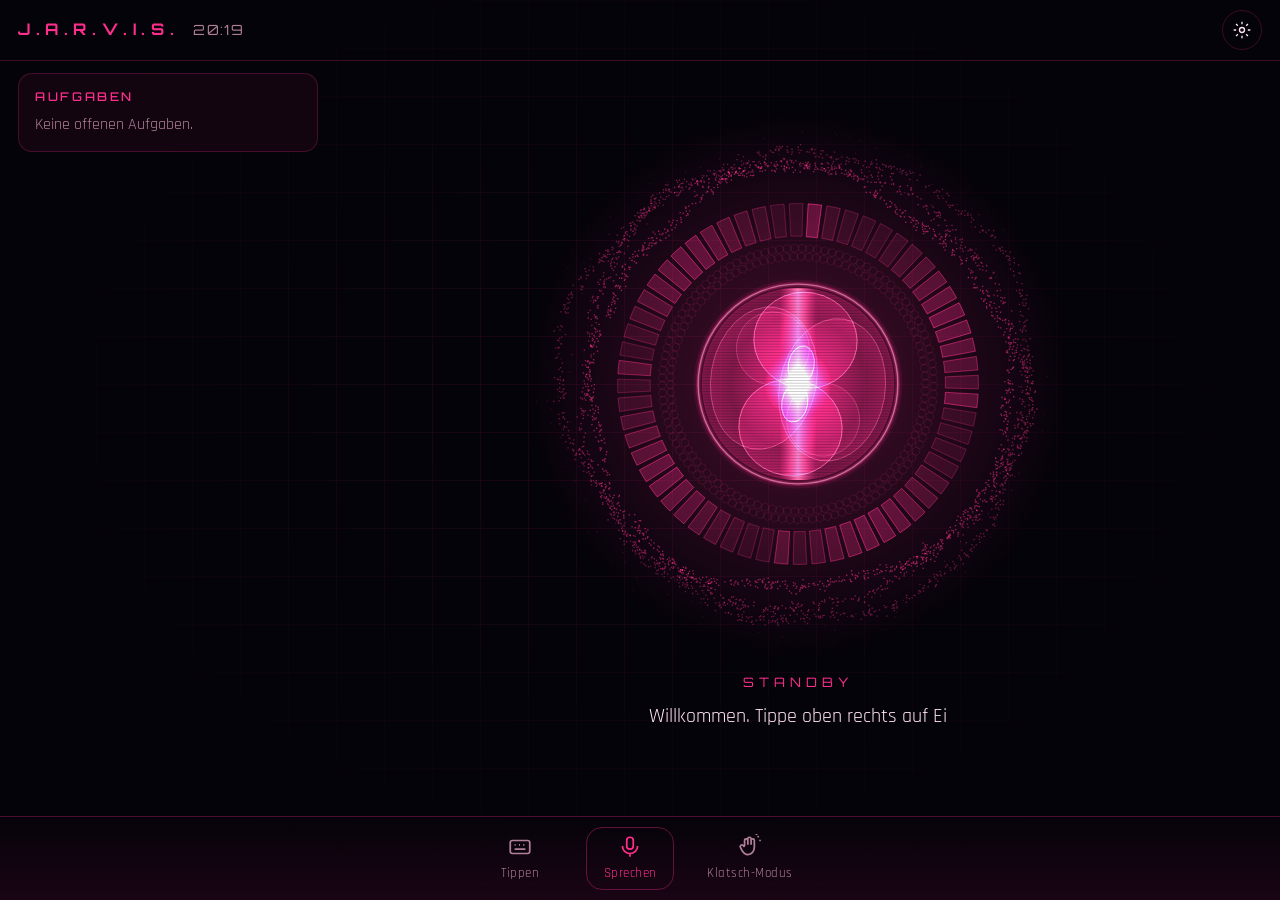
<file: docs/index.html>
<!doctype html>
<html lang="de">
<head>
  <meta charset="utf-8">
  <meta name="viewport" content="width=device-width, initial-scale=1, viewport-fit=cover">
  <title>J.A.R.V.I.S.</title>
  <meta name="apple-mobile-web-app-capable" content="yes">
  <meta name="mobile-web-app-capable" content="yes">
  <meta name="apple-mobile-web-app-status-bar-style" content="black-translucent">
  <meta name="apple-mobile-web-app-title" content="Jarvis">
  <meta name="theme-color" content="#05030a">
  <link rel="apple-touch-icon" href="icon-180.png">
  <link rel="manifest" href="manifest.webmanifest">
  <link rel="preconnect" href="https://fonts.googleapis.com">
  <link rel="preconnect" href="https://fonts.gstatic.com" crossorigin>
  <link href="https://fonts.googleapis.com/css2?family=Orbitron:wght@500;700&family=Rajdhani:wght@400;500;600&display=swap" rel="stylesheet">
  <link rel="stylesheet" href="style.css">
</head>
<body>
  <div class="grid-bg" aria-hidden="true"></div>

  <header class="topbar">
    <span class="brand">J.A.R.V.I.S.</span>
    <span class="clock" id="clock">--:--</span>
    <span class="weather" id="weatherChip"></span>
    <span class="spacer"></span>
    <span class="pill" id="clapPill" hidden>KLATSCH-MODUS</span>
    <button class="icon-btn" id="settingsBtn" aria-label="Einstellungen">
      <svg viewBox="0 0 24 24"><circle cx="12" cy="12" r="3"/><path d="M12 2v3M12 19v3M2 12h3M19 12h3M4.9 4.9 7 7M17 17l2.1 2.1M4.9 19.1 7 17M17 7l2.1-2.1"/></svg>
    </button>
  </header>

  <main class="hud">
    <aside class="side" id="side">
      <section class="panel">
        <h2>Aufgaben <span class="count" id="taskCount"></span></h2>
        <ul id="tasks" class="list"><li class="muted">Noch keine Aufgaben.</li></ul>
      </section>
      <section class="panel" id="chatPanel" hidden>
        <h2>Team-Chat</h2>
        <ul id="chat" class="list"></ul>
      </section>
    </aside>

    <section class="center">
      <button id="reactorBtn" class="reactor-btn" aria-label="Jarvis wecken oder Sprechen stoppen">
        <canvas id="reactor" width="1200" height="1200"></canvas>
      </button>
      <div id="status" class="status">STANDBY</div>
      <div id="caption" class="caption" aria-live="polite"></div>
      <div id="you" class="you"></div>
      <div id="links" class="links"></div>
      <div id="warn" class="warn" hidden></div>
    </section>
  </main>

  <footer class="dock">
    <button class="dock-btn" id="typeBtn" aria-label="Tippen">
      <svg viewBox="0 0 24 24"><rect x="3" y="6" width="18" height="12" rx="2"/><path d="M7 10h1M11 10h1M15 10h1M7 14h10"/></svg>
      <span>Tippen</span>
    </button>
    <button class="dock-btn main" id="micBtn" aria-label="Mikrofon">
      <svg viewBox="0 0 24 24"><rect x="9" y="3" width="6" height="11" rx="3"/><path d="M5 11a7 7 0 0 0 14 0M12 18v3"/></svg>
      <span id="micLabel">Sprechen</span>
    </button>
    <button class="dock-btn" id="clapBtn" aria-label="Klatsch-Modus" aria-pressed="false">
      <svg viewBox="0 0 24 24"><path d="M7 11V6a1.5 1.5 0 0 1 3 0v4M10 10V4.5a1.5 1.5 0 0 1 3 0V10M13 10V6a1.5 1.5 0 0 1 3 0v6c0 4-2.5 7-6 7-2.5 0-4-1.5-5.5-4L3 12a1.5 1.5 0 0 1 2.5-1.5L7 12"/><path d="M19 3l1-1M20.5 6H22M18 1V0"/></svg>
      <span>Klatsch-Modus</span>
    </button>
  </footer>

  <form id="typeForm" class="type-form" autocomplete="off" hidden>
    <input id="typeInput" enterkeyhint="send" placeholder="Nachricht an Jarvis …">
    <button type="submit">Senden</button>
  </form>

  <!-- großer Hinweis, wenn Safari den Ton blockiert -->
  <button id="unlock" class="unlock" hidden>
    <span class="unlock-ring"></span>
    <span class="unlock-text">Tippen, um Jarvis zu hören</span>
  </button>

  <!-- Einstellungen -->
  <div class="sheet" id="sheet" hidden>
    <div class="sheet-inner">
      <header class="sheet-head">
        <h2>Einstellungen</h2>
        <button class="icon-btn" id="closeSettings" aria-label="Schließen">✕</button>
      </header>

      <section class="group">
        <h3>Du</h3>
        <label>Name <input id="cfgName" placeholder="z. B. Olivia"></label>
        <label>Anrede <input id="cfgSalutation" placeholder="z. B. Sir oder Ma'am"></label>
        <label>Stadt fürs Wetter <input id="cfgCity" placeholder="Bad Kissingen"></label>
        <label>Über dich (1–2 Sätze) <textarea id="cfgAbout" rows="2"></textarea></label>
      </section>

      <section class="group">
        <h3>Gehirn &amp; Stimme</h3>
        <label>Anthropic-API-Key <input id="cfgAnthropic" type="password" autocomplete="off" placeholder="sk-ant-…"></label>
        <label>Modell <input id="cfgModel" placeholder="claude-haiku-5-5"></label>
        <label>ElevenLabs-API-Key <span class="opt">(leer = iPad-Stimme)</span> <input id="cfgEleven" type="password" autocomplete="off"></label>
        <label>ElevenLabs-Voice-ID <input id="cfgVoice" placeholder="JBFqnCBsd6RMkjVDRZzb"></label>
        <p class="note">Die Schlüssel bleiben nur auf diesem iPad gespeichert, nicht im Repo.</p>
      </section>

      <section class="group">
        <h3>Team-Cockpit <span class="opt">(optional)</span></h3>
        <label>Supabase-URL <input id="cfgSbUrl" placeholder="https://….supabase.co"></label>
        <label>Anon-Key <input id="cfgSbKey" type="password" autocomplete="off"></label>
        <label>Team-Code <input id="cfgSbCode" type="password" autocomplete="off"></label>
        <label>Wer bist du im Cockpit <input id="cfgSbWho" placeholder="olivia"></label>
      </section>

      <section class="group">
        <h3>Klatsch-Modus</h3>
        <label>Schwelle <output id="thrOut">0,35</output>
          <input id="cfgThreshold" type="range" min="0.05" max="0.9" step="0.01" value="0.35">
        </label>
        <div class="meter" aria-label="Pegelanzeige">
          <div class="meter-fill" id="meterFill"></div>
          <div class="meter-thr" id="meterThr"></div>
        </div>
        <div class="meter-row">
          <button type="button" class="btn" id="meterBtn">Pegel testen</button>
          <span id="meterInfo" class="note">Spitze: –</span>
        </div>
        <p class="note">Tippe auf „Pegel testen“ und klatsche ein paarmal. Stell die Schwelle etwa auf die Hälfte eines Klatschers, aber deutlich über die Raumgeräusche.</p>
      </section>

      <section class="group">
        <h3>Siri-Kurzbefehl</h3>
        <p class="note">In der Kurzbefehle-App: Aktion „URL öffnen“ mit diesem Link:</p>
        <div class="copyrow"><code id="shortcutUrl"></code><button type="button" class="btn" id="copyUrl">Kopieren</button></div>
      </section>

      <section class="group">
        <h3>Einstellungen übertragen</h3>
        <p class="note">Safari und das Home-Bildschirm-Icon speichern getrennt. Hier kopierst du alles als Code und fügst ihn auf der anderen Seite ein.</p>
        <div class="meter-row">
          <button type="button" class="btn" id="exportBtn">Als Code kopieren</button>
          <button type="button" class="btn" id="importBtn">Code einfügen</button>
        </div>
        <textarea id="importText" rows="2" placeholder="Code hier einfügen …" hidden></textarea>
      </section>

      <div class="sheet-actions">
        <button type="button" class="btn primary" id="saveSettings">Speichern</button>
      </div>
    </div>
  </div>

  <div id="toast" class="toast" hidden></div>

  <script src="clap.js"></script>
  <script src="app.js"></script>
</body>
</html>
</file>
<file: docs/style.css>
/* Jarvis fürs iPad – gleiche Optik wie die PC-Version (pinker Orb), angepasst an Touch und Ständer. */
:root {
  --bg: #05030a;
  --panel: rgba(30, 8, 22, 0.62);
  --line: rgba(255, 46, 140, 0.22);
  --text: #ffe4f1;
  --muted: #b07f98;
  --accent: rgb(255, 46, 140);
  --accent-soft: rgba(255, 46, 140, 0.35);
  --warn: #ffb35c;
  --display: "Orbitron", "Avenir Next Condensed", system-ui, sans-serif;
  --body: "Rajdhani", -apple-system, system-ui, sans-serif;
  color-scheme: dark;
}
* { box-sizing: border-box; }
[hidden] { display: none !important; }
html, body { height: 100%; margin: 0; }
body {
  background: var(--bg); color: var(--text); font: 17px/1.45 var(--body); overflow: hidden;
  display: grid; grid-template-rows: auto minmax(0, 1fr) auto;
  padding-top: env(safe-area-inset-top, 0px);
  -webkit-tap-highlight-color: transparent; -webkit-user-select: none; user-select: none;
}
button, input, textarea { font: inherit; color: inherit; }
button { cursor: pointer; }
:focus-visible { outline: 2px solid var(--accent); outline-offset: 2px; }
.grid-bg { position: fixed; inset: 0; pointer-events: none; opacity: .35;
  background-image: linear-gradient(var(--line) 1px, transparent 1px), linear-gradient(90deg, var(--line) 1px, transparent 1px);
  background-size: 48px 48px; mask-image: radial-gradient(ellipse at 50% 45%, #000 20%, transparent 75%);
  -webkit-mask-image: radial-gradient(ellipse at 50% 45%, #000 20%, transparent 75%); }

/* Kopfzeile */
.topbar { position: relative; display: flex; align-items: center; gap: 14px; padding-block: 10px;
  padding-left: max(18px, env(safe-area-inset-left, 0px)); padding-right: max(18px, env(safe-area-inset-right, 0px));
  border-bottom: 1px solid var(--line); }
.brand { font-family: var(--display); font-weight: 700; letter-spacing: .35em; color: var(--accent); font-size: 16px; }
.clock { font-family: var(--display); font-size: 14px; color: var(--muted); letter-spacing: .1em; font-variant-numeric: tabular-nums; }
.weather { color: var(--muted); font-size: 15px; white-space: nowrap; overflow: hidden; text-overflow: ellipsis; }
.spacer { flex: 1; }
.pill { font-family: var(--display); font-size: 11px; letter-spacing: .18em; padding: 5px 10px; border-radius: 12px;
  border: 1px solid var(--accent); color: var(--accent); animation: pulse 2.4s ease-in-out infinite; }
@keyframes pulse { 50% { opacity: .45; } }
.icon-btn { width: 40px; height: 40px; border-radius: 50%; border: 1px solid var(--line); background: transparent; display: grid; place-items: center; color: var(--text); }
.icon-btn svg { width: 20px; height: 20px; stroke: currentColor; fill: none; stroke-width: 1.6; }

/* Hauptbereich */
.hud { position: relative; min-height: 0; display: grid; grid-template-columns: minmax(0, 300px) minmax(0, 1fr); gap: 16px;
  padding-block: 12px; padding-left: max(18px, env(safe-area-inset-left, 0px)); padding-right: max(18px, env(safe-area-inset-right, 0px)); }
.side { min-height: 0; overflow-y: auto; display: flex; flex-direction: column; gap: 14px; }
.panel { background: var(--panel); border: 1px solid var(--line); border-radius: 14px; padding: 14px 16px; }
.panel h2 { margin: 0 0 8px; font-family: var(--display); font-size: 12px; letter-spacing: .22em; text-transform: uppercase; color: var(--accent); font-weight: 500; }
.count { color: var(--muted); }
.list { list-style: none; margin: 0; padding: 0; display: flex; flex-direction: column; gap: 8px; font-size: 16px; }
.list li { display: flex; gap: 8px; align-items: baseline; min-width: 0; overflow-wrap: anywhere; }
.list .tag { flex: none; font-size: 12px; color: var(--muted); }
.list .late { color: var(--warn); }
.muted { color: var(--muted); }

.center { min-height: 0; min-width: 0; display: flex; flex-direction: column; align-items: center; justify-content: center; gap: 10px; text-align: center; }
.reactor-btn { border: 0; padding: 0; background: none; border-radius: 50%; width: min(100%, 62vh, 620px); aspect-ratio: 1; max-width: 100%; flex: none; }
.reactor-btn canvas { width: 100%; height: 100%; display: block; }
.status { font-family: var(--display); letter-spacing: .38em; font-size: 13px; color: var(--accent); }
.caption { max-width: 60ch; font-size: 20px; line-height: 1.45; min-height: 1.45em; text-wrap: pretty; }
.you { color: var(--muted); font-size: 15px; max-width: 60ch; min-height: 1.4em; }
.links { display: flex; flex-wrap: wrap; gap: 10px; justify-content: center; }
.links a { padding: 9px 16px; border-radius: 20px; border: 1px solid var(--accent); color: var(--accent); text-decoration: none; font-weight: 600; }
.warn { color: var(--warn); font-size: 15px; max-width: 60ch; }

/* Dock */
.dock { display: flex; justify-content: center; gap: 22px; padding-block: 10px calc(10px + env(safe-area-inset-bottom, 0px));
  padding-left: max(18px, env(safe-area-inset-left, 0px)); padding-right: max(18px, env(safe-area-inset-right, 0px));
  border-top: 1px solid var(--line); background: linear-gradient(transparent, rgba(40, 6, 26, .6)); }
.dock-btn { display: flex; flex-direction: column; align-items: center; gap: 4px; min-width: 88px; padding: 6px 10px; border-radius: 16px;
  border: 1px solid transparent; background: transparent; color: var(--muted); font-size: 13px; letter-spacing: .04em; }
.dock-btn svg { width: 26px; height: 26px; stroke: currentColor; fill: none; stroke-width: 1.6; }
.dock-btn.main { color: var(--accent); border-color: var(--accent-soft); }
.dock-btn.on { color: var(--accent); border-color: var(--accent); background: rgba(255, 46, 140, .1); }

.type-form { position: fixed; z-index: 8; left: 50%; transform: translateX(-50%); bottom: calc(96px + env(safe-area-inset-bottom, 0px));
  width: min(640px, calc(100% - 32px)); display: flex; gap: 10px; }
.type-form input { flex: 1; min-width: 0; height: 50px; border-radius: 25px; border: 1px solid var(--accent-soft); background: #120611; padding: 0 18px; font-size: 18px; }
.type-form button { height: 50px; padding: 0 20px; border-radius: 25px; border: 1px solid var(--accent); background: var(--accent); color: #12030b; font-weight: 600; }

/* großer Tipp-Hinweis */
.unlock { position: fixed; inset: 0; z-index: 30; border: 0; background: rgba(5, 3, 10, .82); display: flex; flex-direction: column;
  align-items: center; justify-content: center; gap: 28px; color: var(--accent); }
.unlock-ring { width: 160px; height: 160px; border-radius: 50%; border: 3px solid var(--accent); box-shadow: 0 0 60px var(--accent-soft), inset 0 0 40px var(--accent-soft);
  animation: pulse 1.6s ease-in-out infinite; }
.unlock-text { font-family: var(--display); font-size: clamp(20px, 3.4vw, 30px); letter-spacing: .12em; padding-inline: 24px; }

/* Einstellungen */
.sheet { position: fixed; inset: 0; z-index: 20; background: rgba(5, 3, 10, .7); display: flex; justify-content: flex-end; }
.sheet-inner { width: min(460px, 100%); height: 100%; overflow-y: auto; background: #0d0510; border-left: 1px solid var(--line);
  padding: max(16px, env(safe-area-inset-top, 0px)) max(20px, env(safe-area-inset-right, 0px)) calc(24px + env(safe-area-inset-bottom, 0px)) 20px;
  display: flex; flex-direction: column; gap: 18px; -webkit-user-select: text; user-select: text; }
.sheet-head { display: flex; align-items: center; justify-content: space-between; }
.sheet-head h2 { margin: 0; font-family: var(--display); font-size: 15px; letter-spacing: .25em; color: var(--accent); font-weight: 500; text-transform: uppercase; }
.group { display: flex; flex-direction: column; gap: 10px; padding-bottom: 16px; border-bottom: 1px solid var(--line); }
.group h3 { margin: 0; font-family: var(--display); font-size: 12px; letter-spacing: .2em; text-transform: uppercase; color: var(--muted); font-weight: 500; }
.group label { display: flex; flex-direction: column; gap: 5px; font-size: 15px; color: var(--muted); }
.group input:not([type=range]), .group textarea { height: 44px; border-radius: 10px; border: 1px solid var(--line); background: #05030a; padding: 0 12px; color: var(--text); font-size: 17px; }
.group textarea { height: auto; padding: 10px 12px; resize: vertical; }
.group input[type=range] { accent-color: var(--accent); }
.opt { color: var(--muted); font-size: 13px; }
.note { margin: 0; color: var(--muted); font-size: 14px; }
.meter { position: relative; height: 14px; border-radius: 7px; background: #1b0a16; border: 1px solid var(--line); overflow: hidden; }
.meter-fill { position: absolute; inset: 0 auto 0 0; width: 0; background: linear-gradient(90deg, #7a1b4f, var(--accent)); transition: width 60ms linear; }
.meter-thr { position: absolute; top: -2px; bottom: -2px; width: 2px; background: #fff; left: 35%; }
.meter-row { display: flex; gap: 10px; align-items: center; flex-wrap: wrap; }
.btn { height: 42px; padding: 0 16px; border-radius: 10px; border: 1px solid var(--accent-soft); background: transparent; color: var(--accent); font-weight: 600; }
.btn.primary { background: var(--accent); color: #12030b; border-color: var(--accent); width: 100%; height: 50px; }
.copyrow { display: flex; gap: 10px; align-items: center; min-width: 0; }
.copyrow code { flex: 1; min-width: 0; overflow-wrap: anywhere; font-size: 13px; padding: 10px; border-radius: 10px; background: #05030a; border: 1px solid var(--line); }
.toast { position: fixed; z-index: 40; left: 50%; transform: translateX(-50%); bottom: calc(110px + env(safe-area-inset-bottom, 0px));
  background: #1b0a16; border: 1px solid var(--accent-soft); padding: 9px 18px; border-radius: 20px; font-size: 15px; }

/* Hochformat / schmal: Panels unter den Reaktor */
@media (max-width: 820px) {
  .hud { grid-template-columns: minmax(0, 1fr); grid-template-rows: minmax(0, 1fr) auto; }
  .side { order: 2; flex-direction: row; overflow-x: auto; overflow-y: hidden; max-height: 30vh; }
  .side .panel { min-width: 260px; flex: 1; overflow-y: auto; }
  .reactor-btn { width: min(100%, 48vh, 560px); }
  .weather { display: none; }
}
@media (prefers-reduced-motion: reduce) { .pill, .unlock-ring { animation: none; } }
</file>
